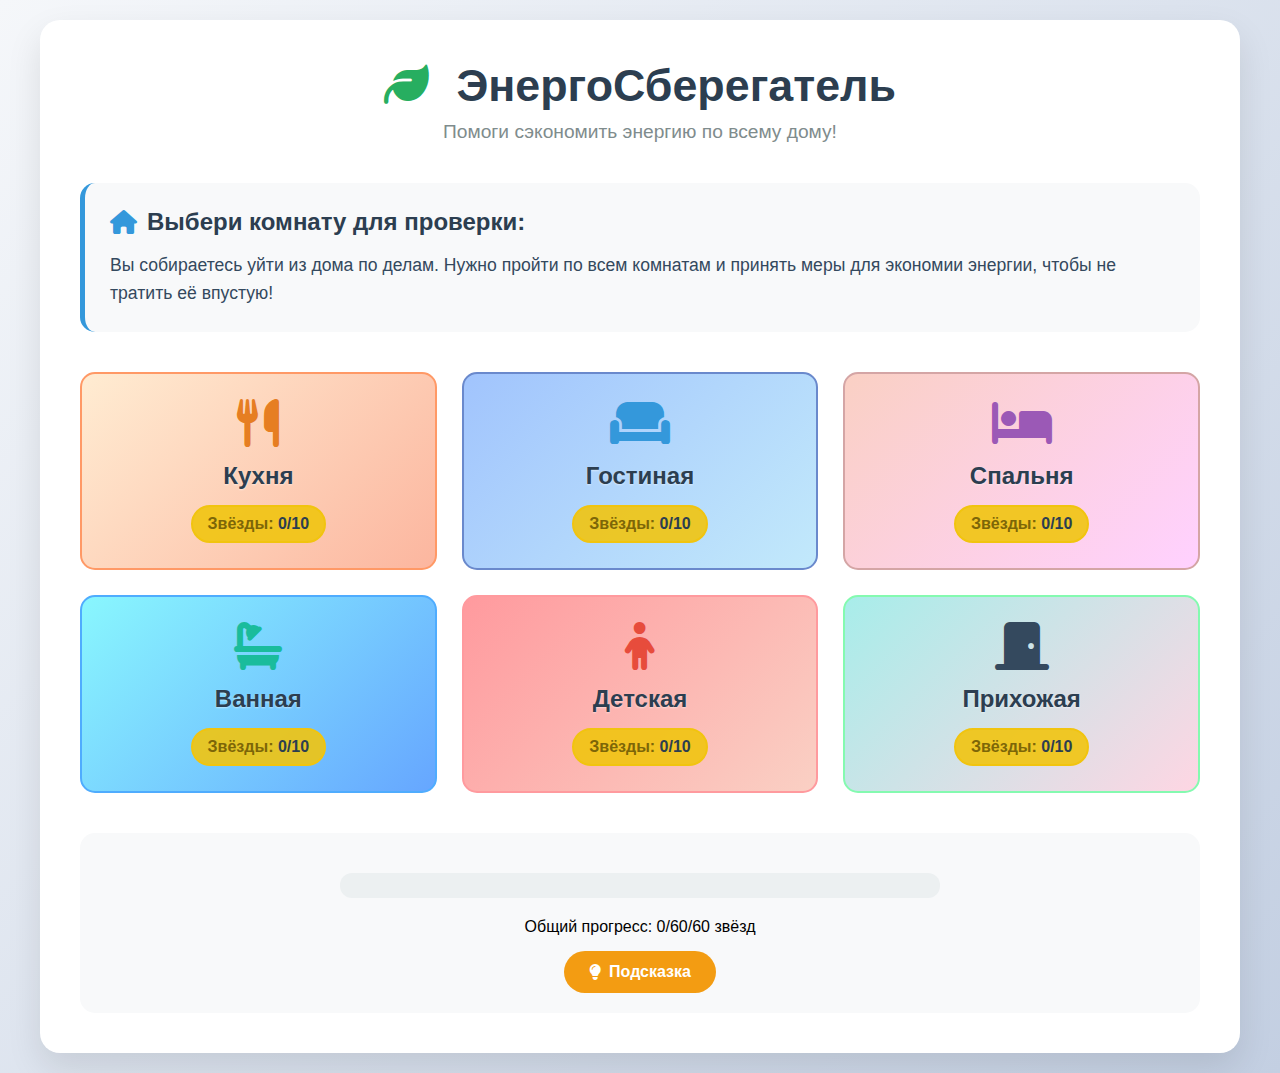
<file: index.html>
<!DOCTYPE html>
<html lang="ru">
<head>
    <meta charset="UTF-8">
    <meta name="viewport" content="width=device-width, initial-scale=1.0">
    <title>Энергосбережение: Домашняя экономия</title>
    <link rel="stylesheet" href="disine.css">
    <link rel="stylesheet" href="https://cdnjs.cloudflare.com/ajax/libs/font-awesome/6.4.0/css/all.min.css">
</head>
<body>
    <div id="welcome-screen" class="screen active">
        <div class="welcome-container">
            <h1><i class="fas fa-leaf"></i> ЭнергоСберегатель</h1>
            <p class="subtitle">Помоги сэкономить энергию по всему дому!</p>
            <div class="story-box">
                <h2><i class="fas fa-home"></i> Выбери комнату для проверки:</h2>
                <p class="story-text">Вы собираетесь уйти из дома по делам. Нужно пройти по всем комнатам и принять меры для экономии энергии, чтобы не тратить её впустую!</p>
            </div>
            
            <div class="rooms-grid">
                <div class="room-card" data-room="kitchen">
                    <i class="fas fa-utensils"></i>
                    <h3>Кухня</h3>
                    <div class="stars">Звёзды: <span class="star-count">0/10</span></div>
                </div>
                <div class="room-card" data-room="living">
                    <i class="fas fa-couch"></i>
                    <h3>Гостиная</h3>
                    <div class="stars">Звёзды: <span class="star-count">0/10</span></div>
                </div>
                <div class="room-card" data-room="bedroom">
                    <i class="fas fa-bed"></i>
                    <h3>Спальня</h3>
                    <div class="stars">Звёзды: <span class="star-count">0/10</span></div>
                </div>
                <div class="room-card" data-room="bathroom">
                    <i class="fas fa-bath"></i>
                    <h3>Ванная</h3>
                    <div class="stars">Звёзды: <span class="star-count">0/10</span></div>
                </div>
                <div class="room-card" data-room="children">
                    <i class="fas fa-child"></i>
                    <h3>Детская</h3>
                    <div class="stars">Звёзды: <span class="star-count">0/10</span></div>
                </div>
                <div class="room-card" data-room="hallway">
                    <i class="fas fa-door-closed"></i>
                    <h3>Прихожая</h3>
                    <div class="stars">Звёзды: <span class="star-count">0/10</span></div>
                </div>
            </div>
            
            <div class="progress-container">
                <div class="progress-bar">
                    <div class="progress-fill" id="total-progress"></div>
                </div>
                <p>Общий прогресс: <span id="total-stars">0</span>/60 звёзд</p>
                <button id="hint-button" class="hint-btn"><i class="fas fa-lightbulb"></i> Подсказка</button>
            </div>
        </div>
    </div>

    <div id="game-screen" class="screen">
        <div class="game-header">
            <button id="back-button" class="back-btn"><i class="fas fa-arrow-left"></i> Назад к комнатам</button>
            <div class="room-title">
                <h2 id="current-room-name">Кухня</h2>
                <div class="room-stars">Звёзды в этой комнате: <span id="current-room-stars">0/10</span></div>
            </div>
            <div class="energy-counter">
                <i class="fas fa-bolt"></i>
                <span id="energy-saved">0</span> Вт сэкономлено
            </div>
        </div>
        
        <div class="game-container">
            <div class="story-section">
                <h3><i class="fas fa-info-circle"></i> Задание в комнате:</h3>
                <p id="room-story">Вы уходите из дома. Найдите все места, где можно сэкономить энергию!</p>
            </div>
            
            <div class="room-view" id="room-view">
                <!-- Здесь будет отображаться комната с интерактивными элементами -->
            </div>
            
            <div class="tasks-section">
                <h3><i class="fas fa-tasks"></i> Что нужно сделать:</h3>
                <div id="tasks-list">
                    <!-- Список задач будет генерироваться здесь -->
                </div>
            </div>
            
            <div class="hint-section" id="hint-section">
                <h3><i class="fas fa-lightbulb"></i> Подсказка:</h3>
                <p id="hint-text">Нажмите кнопку "Подсказка", если не знаете, что делать дальше</p>
            </div>
        </div>
    </div>

    <div id="win-screen" class="screen">
        <div class="win-container">
            <h1><i class="fas fa-trophy"></i> Поздравляем!</h1>
            <p class="win-subtitle">Вы успешно сэкономили энергию во всём доме!</p>
            
            <div class="result-box">
                <div class="result-item">
                    <i class="fas fa-star"></i>
                    <h3>Всего звёзд</h3>
                    <p id="final-stars">60/60</p>
                </div>
                <div class="result-item">
                    <i class="fas fa-bolt"></i>
                    <h3>Энергии сэкономлено</h3>
                    <p id="final-energy">0 Вт</p>
                </div>
                <div class="result-item">
                    <i class="fas fa-coins"></i>
                    <h3>Деньги сохранены</h3>
                    <p id="final-money">0 руб</p>
                </div>
            </div>
            
            <p class="win-message">Теперь вы можете спокойно идти по делам, зная что не тратите энергию впустую!</p>
            
            <div class="celebration">
                <i class="fas fa-home"></i>
                <i class="fas fa-sun"></i>
                <i class="fas fa-leaf"></i>
            </div>
            
            <button id="play-again" class="action-btn">Играть снова</button>
        </div>
    </div>

    <script src="play.js"></script>
</body>
</html>
</file>
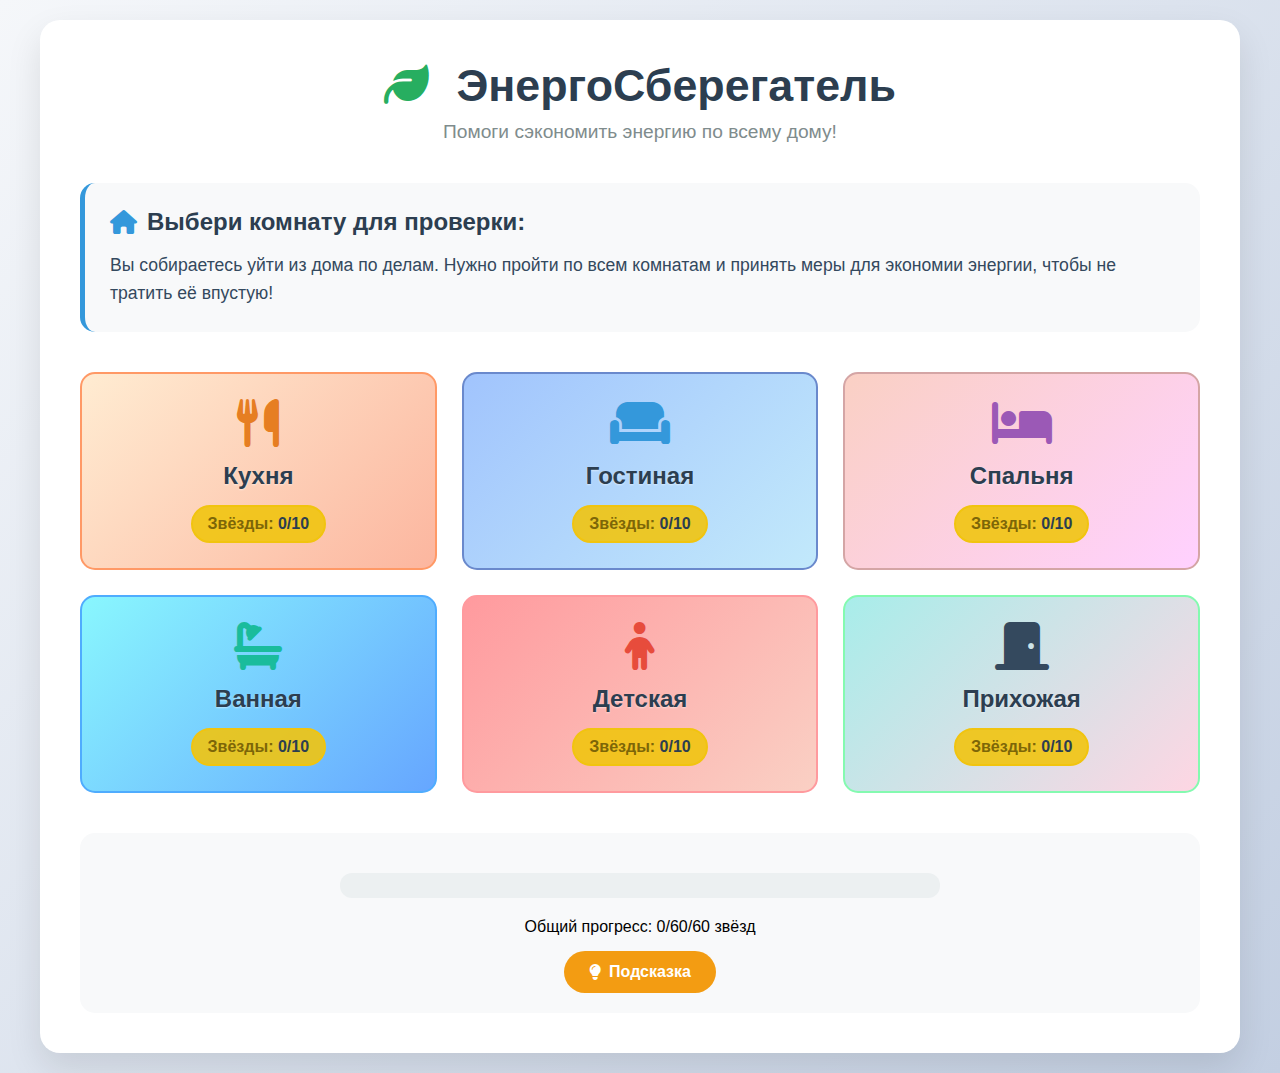
<file: main.html>
<!DOCTYPE html>
<html lang="ru">
<head>
    <meta charset="UTF-8">
    <meta name="viewport" content="width=device-width, initial-scale=1.0">
    <title>Энергосбережение: Домашняя экономия</title>
    <link rel="stylesheet" href="disine.css">
    <link rel="stylesheet" href="https://cdnjs.cloudflare.com/ajax/libs/font-awesome/6.4.0/css/all.min.css">
</head>
<body>
    <div id="welcome-screen" class="screen active">
        <div class="welcome-container">
            <h1><i class="fas fa-leaf"></i> ЭнергоСберегатель</h1>
            <p class="subtitle">Помоги сэкономить энергию по всему дому!</p>
            <div class="story-box">
                <h2><i class="fas fa-home"></i> Выбери комнату для проверки:</h2>
                <p class="story-text">Вы собираетесь уйти из дома по делам. Нужно пройти по всем комнатам и принять меры для экономии энергии, чтобы не тратить её впустую!</p>
            </div>
            
            <div class="rooms-grid">
                <div class="room-card" data-room="kitchen">
                    <i class="fas fa-utensils"></i>
                    <h3>Кухня</h3>
                    <div class="stars">Звёзды: <span class="star-count">0/10</span></div>
                </div>
                <div class="room-card" data-room="living">
                    <i class="fas fa-couch"></i>
                    <h3>Гостиная</h3>
                    <div class="stars">Звёзды: <span class="star-count">0/10</span></div>
                </div>
                <div class="room-card" data-room="bedroom">
                    <i class="fas fa-bed"></i>
                    <h3>Спальня</h3>
                    <div class="stars">Звёзды: <span class="star-count">0/10</span></div>
                </div>
                <div class="room-card" data-room="bathroom">
                    <i class="fas fa-bath"></i>
                    <h3>Ванная</h3>
                    <div class="stars">Звёзды: <span class="star-count">0/10</span></div>
                </div>
                <div class="room-card" data-room="children">
                    <i class="fas fa-child"></i>
                    <h3>Детская</h3>
                    <div class="stars">Звёзды: <span class="star-count">0/10</span></div>
                </div>
                <div class="room-card" data-room="hallway">
                    <i class="fas fa-door-closed"></i>
                    <h3>Прихожая</h3>
                    <div class="stars">Звёзды: <span class="star-count">0/10</span></div>
                </div>
            </div>
            
            <div class="progress-container">
                <div class="progress-bar">
                    <div class="progress-fill" id="total-progress"></div>
                </div>
                <p>Общий прогресс: <span id="total-stars">0</span>/60 звёзд</p>
                <button id="hint-button" class="hint-btn"><i class="fas fa-lightbulb"></i> Подсказка</button>
            </div>
        </div>
    </div>

    <div id="game-screen" class="screen">
        <div class="game-header">
            <button id="back-button" class="back-btn"><i class="fas fa-arrow-left"></i> Назад к комнатам</button>
            <div class="room-title">
                <h2 id="current-room-name">Кухня</h2>
                <div class="room-stars">Звёзды в этой комнате: <span id="current-room-stars">0/10</span></div>
            </div>
            <div class="energy-counter">
                <i class="fas fa-bolt"></i>
                <span id="energy-saved">0</span> Вт сэкономлено
            </div>
        </div>
        
        <div class="game-container">
            <div class="story-section">
                <h3><i class="fas fa-info-circle"></i> Задание в комнате:</h3>
                <p id="room-story">Вы уходите из дома. Найдите все места, где можно сэкономить энергию!</p>
            </div>
            
            <div class="room-view" id="room-view">
                <!-- Здесь будет отображаться комната с интерактивными элементами -->
            </div>
            
            <div class="tasks-section">
                <h3><i class="fas fa-tasks"></i> Что нужно сделать:</h3>
                <div id="tasks-list">
                    <!-- Список задач будет генерироваться здесь -->
                </div>
            </div>
            
            <div class="hint-section" id="hint-section">
                <h3><i class="fas fa-lightbulb"></i> Подсказка:</h3>
                <p id="hint-text">Нажмите кнопку "Подсказка", если не знаете, что делать дальше</p>
            </div>
        </div>
    </div>

    <div id="win-screen" class="screen">
        <div class="win-container">
            <h1><i class="fas fa-trophy"></i> Поздравляем!</h1>
            <p class="win-subtitle">Вы успешно сэкономили энергию во всём доме!</p>
            
            <div class="result-box">
                <div class="result-item">
                    <i class="fas fa-star"></i>
                    <h3>Всего звёзд</h3>
                    <p id="final-stars">60/60</p>
                </div>
                <div class="result-item">
                    <i class="fas fa-bolt"></i>
                    <h3>Энергии сэкономлено</h3>
                    <p id="final-energy">0 Вт</p>
                </div>
                <div class="result-item">
                    <i class="fas fa-coins"></i>
                    <h3>Деньги сохранены</h3>
                    <p id="final-money">0 руб</p>
                </div>
            </div>
            
            <p class="win-message">Теперь вы можете спокойно идти по делам, зная что не тратите энергию впустую!</p>
            
            <div class="celebration">
                <i class="fas fa-home"></i>
                <i class="fas fa-sun"></i>
                <i class="fas fa-leaf"></i>
            </div>
            
            <button id="play-again" class="action-btn">Играть снова</button>
        </div>
    </div>

    <script src="play.js"></script>
</body>
</html>
</file>
<file: disine.css>
* {
    margin: 0;
    padding: 0;
    box-sizing: border-box;
    font-family: 'Segoe UI', Tahoma, Geneva, Verdana, sans-serif;
}

body {
    background: linear-gradient(135deg, #f5f7fa 0%, #c3cfe2 100%);
    min-height: 100vh;
    display: flex;
    justify-content: center;
    align-items: center;
    padding: 20px;
}

.screen {
    display: none;
    width: 100%;
    max-width: 1200px;
    background-color: white;
    border-radius: 20px;
    box-shadow: 0 15px 35px rgba(0, 0, 0, 0.1);
    overflow: hidden;
}

.screen.active {
    display: block;
}

/* Welcome Screen */
.welcome-container {
    padding: 40px;
}

h1 {
    color: #2c3e50;
    text-align: center;
    margin-bottom: 10px;
    font-size: 2.8rem;
}

h1 i {
    color: #27ae60;
    margin-right: 15px;
}

.subtitle {
    text-align: center;
    color: #7f8c8d;
    font-size: 1.2rem;
    margin-bottom: 40px;
}

.story-box {
    background-color: #f8f9fa;
    border-radius: 15px;
    padding: 25px;
    margin-bottom: 40px;
    border-left: 5px solid #3498db;
}

.story-box h2 {
    color: #2c3e50;
    margin-bottom: 15px;
    display: flex;
    align-items: center;
}

.story-box h2 i {
    margin-right: 10px;
    color: #3498db;
}

.story-text {
    color: #34495e;
    font-size: 1.1rem;
    line-height: 1.6;
}

.rooms-grid {
    display: grid;
    grid-template-columns: repeat(auto-fill, minmax(280px, 1fr));
    gap: 25px;
    margin-bottom: 40px;
}

.room-card {
    background: white;
    border-radius: 15px;
    padding: 25px;
    text-align: center;
    cursor: pointer;
    transition: all 0.3s ease;
    border: 2px solid #e0e0e0;
    position: relative;
    overflow: hidden;
}

.room-card:hover {
    transform: translateY(-10px);
    box-shadow: 0 10px 25px rgba(0, 0, 0, 0.1);
    border-color: #3498db;
}

.room-card i {
    font-size: 3rem;
    color: #3498db;
    margin-bottom: 15px;
    display: block;
}

.room-card h3 {
    color: #2c3e50;
    margin-bottom: 15px;
    font-size: 1.5rem;
}

.room-card .stars {
    background-color: #f1c40f;
    color: white;
    padding: 8px 15px;
    border-radius: 20px;
    font-weight: bold;
    display: inline-block;
}

.room-card.completed {
    border-color: #27ae60;
    background-color: #f0f9f0;
}

.room-card.completed i {
    color: #27ae60;
}

.room-card.completed .stars {
    background-color: #27ae60;
}

.progress-container {
    text-align: center;
    padding: 20px;
    background-color: #f8f9fa;
    border-radius: 15px;
}

.progress-bar {
    height: 25px;
    background-color: #ecf0f1;
    border-radius: 12px;
    margin: 20px auto;
    overflow: hidden;
    max-width: 600px;
}

.progress-fill {
    height: 100%;
    background: linear-gradient(90deg, #3498db, #2ecc71);
    width: 0%;
    transition: width 0.5s ease;
    border-radius: 12px;
}

.hint-btn {
    background-color: #f39c12;
    color: white;
    border: none;
    padding: 12px 25px;
    border-radius: 30px;
    font-size: 1rem;
    font-weight: bold;
    cursor: pointer;
    margin-top: 15px;
    display: inline-flex;
    align-items: center;
    justify-content: center;
    transition: all 0.3s ease;
}

.hint-btn:hover {
    background-color: #e67e22;
    transform: scale(1.05);
}

.hint-btn i {
    margin-right: 8px;
}

/* Game Screen */
.game-header {
    background: linear-gradient(90deg, #3498db, #2980b9);
    color: white;
    padding: 20px 40px;
    display: flex;
    justify-content: space-between;
    align-items: center;
}

.back-btn {
    background-color: rgba(255, 255, 255, 0.2);
    color: white;
    border: none;
    padding: 10px 20px;
    border-radius: 30px;
    cursor: pointer;
    font-size: 1rem;
    display: flex;
    align-items: center;
    transition: all 0.3s ease;
}

.back-btn:hover {
    background-color: rgba(255, 255, 255, 0.3);
}

.back-btn i {
    margin-right: 8px;
}

.room-title h2 {
    font-size: 1.8rem;
    margin-bottom: 5px;
}

.room-stars {
    font-size: 1rem;
    opacity: 0.9;
}

.energy-counter {
    background-color: rgba(255, 255, 255, 0.2);
    padding: 10px 20px;
    border-radius: 30px;
    font-weight: bold;
    display: flex;
    align-items: center;
}

.energy-counter i {
    margin-right: 8px;
    color: #f1c40f;
}

.game-container {
    padding: 40px;
    display: grid;
    grid-template-columns: 1fr 1fr;
    gap: 30px;
}

.story-section, .tasks-section, .hint-section {
    grid-column: span 2;
    background-color: #f8f9fa;
    border-radius: 15px;
    padding: 25px;
    margin-bottom: 20px;
}

.story-section h3, .tasks-section h3, .hint-section h3 {
    color: #2c3e50;
    margin-bottom: 15px;
    display: flex;
    align-items: center;
}

.story-section h3 i, .tasks-section h3 i, .hint-section h3 i {
    margin-right: 10px;
}

.hint-section {
    background-color: #fff8e1;
    border-left: 5px solid #f39c12;
}

.room-view {
    grid-column: span 2;
    min-height: 400px;
    background-color: #f0f7ff;
    border-radius: 15px;
    padding: 30px;
    display: flex;
    flex-wrap: wrap;
    justify-content: center;
    align-items: center;
    gap: 30px;
    border: 2px dashed #3498db;
}

.interactive-item {
    background-color: white;
    border-radius: 10px;
    padding: 20px;
    text-align: center;
    cursor: pointer;
    transition: all 0.3s ease;
    width: 180px;
    border: 2px solid #e0e0e0;
}

.interactive-item:hover {
    transform: scale(1.05);
    box-shadow: 0 5px 15px rgba(0, 0, 0, 0.1);
}

.interactive-item i {
    font-size: 2.5rem;
    margin-bottom: 15px;
    display: block;
}

.interactive-item h4 {
    color: #2c3e50;
    margin-bottom: 10px;
}

.interactive-item p {
    color: #7f8c8d;
    font-size: 0.9rem;
}

.interactive-item.solved {
    border-color: #27ae60;
    background-color: #f0f9f0;
}

.interactive-item.solved i {
    color: #27ae60;
}

.task-item {
    display: flex;
    align-items: center;
    padding: 15px;
    background-color: white;
    border-radius: 10px;
    margin-bottom: 10px;
    border-left: 4px solid #3498db;
}

.task-item.completed {
    border-left-color: #27ae60;
    background-color: #f0f9f0;
}

.task-icon {
    font-size: 1.5rem;
    margin-right: 15px;
    color: #3498db;
}

.task-item.completed .task-icon {
    color: #27ae60;
}

.task-text {
    flex-grow: 1;
}

.task-stars {
    background-color: #f1c40f;
    color: white;
    padding: 5px 10px;
    border-radius: 15px;
    font-weight: bold;
    font-size: 0.9rem;
}

/* Win Screen */
.win-container {
    padding: 60px 40px;
    text-align: center;
}

.win-subtitle {
    color: #7f8c8d;
    font-size: 1.3rem;
    margin-bottom: 40px;
}

.result-box {
    display: grid;
    grid-template-columns: repeat(auto-fit, minmax(250px, 1fr));
    gap: 30px;
    margin: 40px 0;
}

.result-item {
    background-color: #f8f9fa;
    border-radius: 15px;
    padding: 30px 20px;
    transition: all 0.3s ease;
}

.result-item:hover {
    transform: translateY(-10px);
    box-shadow: 0 10px 25px rgba(0, 0, 0, 0.1);
}

.result-item i {
    font-size: 3rem;
    margin-bottom: 20px;
    display: block;
}

.result-item:nth-child(1) i { color: #f1c40f; }
.result-item:nth-child(2) i { color: #3498db; }
.result-item:nth-child(3) i { color: #2ecc71; }

.result-item h3 {
    color: #2c3e50;
    margin-bottom: 10px;
}

.result-item p {
    font-size: 1.8rem;
    font-weight: bold;
    color: #34495e;
}

.win-message {
    font-size: 1.2rem;
    color: #34495e;
    max-width: 800px;
    margin: 30px auto;
    line-height: 1.6;
}

.celebration {
    font-size: 4rem;
    color: #f1c40f;
    margin: 40px 0;
    display: flex;
    justify-content: center;
    gap: 40px;
}

.action-btn {
    background: linear-gradient(90deg, #3498db, #2ecc71);
    color: white;
    border: none;
    padding: 15px 40px;
    border-radius: 30px;
    font-size: 1.2rem;
    font-weight: bold;
    cursor: pointer;
    margin-top: 20px;
    transition: all 0.3s ease;
}

.action-btn:hover {
    transform: scale(1.05);
    box-shadow: 0 10px 20px rgba(52, 152, 219, 0.3);
}

/* Адаптивность */
@media (max-width: 768px) {
    .rooms-grid {
        grid-template-columns: repeat(2, 1fr);
    }
    
    .game-container {
        grid-template-columns: 1fr;
        padding: 20px;
    }
    
    .game-header {
        flex-direction: column;
        gap: 15px;
        text-align: center;
    }
    
    .result-box {
        grid-template-columns: 1fr;
    }
}

@media (max-width: 480px) {
    .rooms-grid {
        grid-template-columns: 1fr;
    }
    
    h1 {
        font-size: 2rem;
    }
    
    .welcome-container, .game-container {
        padding: 20px;
    }
}
/* Цветные фоны для комнат */
.room-card[data-room="kitchen"] {
    background: linear-gradient(135deg, #ffecd2 0%, #fcb69f 100%);
    border-color: #ff9966;
}

.room-card[data-room="living"] {
    background: linear-gradient(135deg, #a1c4fd 0%, #c2e9fb 100%);
    border-color: #6a89cc;
}

.room-card[data-room="bedroom"] {
    background: linear-gradient(135deg, #fad0c4 0%, #ffd1ff 100%);
    border-color: #d4a5a5;
}

.room-card[data-room="bathroom"] {
    background: linear-gradient(135deg, #89f7fe 0%, #66a6ff 100%);
    border-color: #4facfe;
}

.room-card[data-room="children"] {
    background: linear-gradient(135deg, #ff9a9e 0%, #fad0c4 100%);
    border-color: #ff9a9e;
}

.room-card[data-room="hallway"] {
    background: linear-gradient(135deg, #a8edea 0%, #fed6e3 100%);
    border-color: #84fab0;
}

/* Улучшение контраста текста */
.room-card h3 {
    color: #2c3e50;
    text-shadow: 0 1px 2px rgba(255, 255, 255, 0.5);
}

/* Цвет иконок комнат */
.room-card[data-room="kitchen"] i {
    color: #e67e22;
}

.room-card[data-room="living"] i {
    color: #3498db;
}

.room-card[data-room="bedroom"] i {
    color: #9b59b6;
}

.room-card[data-room="bathroom"] i {
    color: #1abc9c;
}

.room-card[data-room="children"] i {
    color: #e74c3c;
}

.room-card[data-room="hallway"] i {
    color: #34495e;
}

/* Звёзды на цветном фоне */
.room-card .stars {
    background-color: rgba(241, 196, 15, 0.9);
    color: #7d6608;
    font-weight: bold;
    border: 2px solid #f1c40f;
}

.room-card.completed .stars {
    background-color: rgba(39, 174, 96, 0.9);
    color: white;
    border-color: #27ae60;
}

/* Эффект при наведении */
.room-card:hover {
    transform: translateY(-10px) scale(1.03);
    box-shadow: 0 15px 30px rgba(0, 0, 0, 0.15);
}

/* Тень для текста на цветном фоне */
.room-card .star-count {
    font-weight: bold;
    color: #2c3e50;
}
/* Цветные карточки заданий в комнатах */
.interactive-item[data-task-id="fridge"] {
    background: linear-gradient(135deg, #a8edea 0%, #fed6e3 100%);
    border-color: #4db6ac;
}

.interactive-item[data-task-id="stove"] {
    background: linear-gradient(135deg, #ff9a9e 0%, #fecfef 100%);
    border-color: #e57373;
}

.interactive-item[data-task-id="kettle"] {
    background: linear-gradient(135deg, #f6d365 0%, #fda085 100%);
    border-color: #ffb74d;
}

.interactive-item[data-task-id="light"] {
    background: linear-gradient(135deg, #fbc2eb 0%, #a6c1ee 100%);
    border-color: #ba68c8;
}

.interactive-item[data-task-id="window"] {
    background: linear-gradient(135deg, #89f7fe 0%, #66a6ff 100%);
    border-color: #4fc3f7;
}

.interactive-item[data-task-id="faucet"] {
    background: linear-gradient(135deg, #a1c4fd 0%, #c2e9fb 100%);
    border-color: #64b5f6;
}

/* Для гостиной */
.interactive-item[data-task-id="tv"] {
    background: linear-gradient(135deg, #ffecd2 0%, #fcb69f 100%);
    border-color: #ff8a65;
}

.interactive-item[data-task-id="gameconsole"] {
    background: linear-gradient(135deg, #ff9a9e 0%, #fad0c4 100%);
    border-color: #ff5252;
}

.interactive-item[data-task-id="lamp"] {
    background: linear-gradient(135deg, #f6d365 0%, #fda085 100%);
    border-color: #ffb74d;
}

.interactive-item[data-task-id="charger"] {
    background: linear-gradient(135deg, #a8edea 0%, #fed6e3 100%);
    border-color: #4db6ac;
}

.interactive-item[data-task-id="ac"] {
    background: linear-gradient(135deg, #89f7fe 0%, #66a6ff 100%);
    border-color: #4fc3f7;
}

.interactive-item[data-task-id="curtains"] {
    background: linear-gradient(135deg, #e0c3fc 0%, #8ec5fc 100%);
    border-color: #9575cd;
}

/* Для спальни */
.interactive-item[data-task-id="nightlight"] {
    background: linear-gradient(135deg, #fff9c4 0%, #ffecb3 100%);
    border-color: #ffd54f;
}

.interactive-item[data-task-id="heater"] {
    background: linear-gradient(135deg, #ff9a9e 0%, #fecfef 100%);
    border-color: #e57373;
}

.interactive-item[data-task-id="laptop"] {
    background: linear-gradient(135deg, #a1c4fd 0%, #c2e9fb 100%);
    border-color: #64b5f6;
}

.interactive-item[data-task-id="phone"] {
    background: linear-gradient(135deg, #d4fc79 0%, #96e6a1 100%);
    border-color: #9ccc65;
}

.interactive-item[data-task-id="radio"] {
    background: linear-gradient(135deg, #fbc2eb 0%, #a6c1ee 100%);
    border-color: #ba68c8;
}

.interactive-item[data-task-id="blanket"] {
    background: linear-gradient(135deg, #ffecd2 0%, #fcb69f 100%);
    border-color: #ff8a65;
}

/* Цвет иконок на карточках */
.interactive-item i {
    color: #2c3e50;
    text-shadow: 0 2px 4px rgba(255, 255, 255, 0.5);
}

.interactive-item h4 {
    color: #2c3e50;
    margin-bottom: 8px;
}

.interactive-item p {
    color: #34495e;
    font-weight: 500;
}

/* Стиль для выполненных заданий */
.interactive-item.solved {
    background: linear-gradient(135deg, #c8e6c9 0%, #a5d6a7 100%);
    border-color: #66bb6a;
    position: relative;
    overflow: hidden;
}

.interactive-item.solved::after {
    content: '✓';
    position: absolute;
    top: 10px;
    right: 10px;
    background-color: #4caf50;
    color: white;
    width: 30px;
    height: 30px;
    border-radius: 50%;
    display: flex;
    align-items: center;
    justify-content: center;
    font-weight: bold;
    font-size: 1.2rem;
}

.interactive-item.solved i {
    color: #388e3c;
}

.interactive-item.solved h4 {
    color: #1b5e20;
}

.interactive-item.solved p {
    color: #2e7d32;
    font-weight: bold;
}

/* Эффект при наведении */
.interactive-item:hover {
    transform: scale(1.05);
    box-shadow: 0 10px 20px rgba(0, 0, 0, 0.15);
    z-index: 10;
}

/* Стили для списка задач в правой панели */
.task-item[data-task-id="fridge"] {
    background: linear-gradient(90deg, #a8edea 0%, #fed6e3 100%);
    border-left-color: #4db6ac;
}

.task-item[data-task-id="stove"] {
    background: linear-gradient(90deg, #ff9a9e 0%, #fecfef 100%);
    border-left-color: #e57373;
}

.task-item[data-task-id="kettle"] {
    background: linear-gradient(90deg, #f6d365 0%, #fda085 100%);
    border-left-color: #ffb74d;
}

/* и так для всех task-id... */

.task-item.completed {
    background: linear-gradient(90deg, #c8e6c9 0%, #a5d6a7 100%);
    border-left-color: #66bb6a;
}

/* Цветные звёзды */
.task-stars {
    background: linear-gradient(135deg, #f1c40f 0%, #f39c12 100%);
    color: #7d6608;
    font-weight: bold;
    border: 2px solid #f1c40f;
    box-shadow: 0 3px 6px rgba(0, 0, 0, 0.1);
}

.task-item.completed .task-stars {
    background: linear-gradient(135deg, #27ae60 0%, #2ecc71 100%);
    color: white;
    border-color: #27ae60;
}

/* Цвет иконок в списке задач */
.task-icon {
    width: 40px;
    height: 40px;
    border-radius: 50%;
    display: flex;
    align-items: center;
    justify-content: center;
    color: white;
    font-size: 1.2rem;
}

.task-item[data-task-id="fridge"] .task-icon {
    background: linear-gradient(135deg, #4db6ac 0%, #00897b 100%);
}

.task-item[data-task-id="stove"] .task-icon {
    background: linear-gradient(135deg, #e57373 0%, #d32f2f 100%);
}

.task-item[data-task-id="kettle"] .task-icon {
    background: linear-gradient(135deg, #ffb74d 0%, #f57c00 100%);
}

/* Анимация при выполнении задания */
@keyframes taskComplete {
    0% { transform: scale(1); }
    50% { transform: scale(1.1); }
    100% { transform: scale(1); }
}

.interactive-item.solved {
    animation: taskComplete 0.5s ease;
}
/* Стили для неправильных предметов */
.wrong-item {
    background: linear-gradient(135deg, #ffffff 0%, #f5f5f5 100%);
    border-color: #bdc3c7;
    opacity: 0.9;
}

.wrong-item i {
    color: #95a5a6;
}

.wrong-item h4 {
    color: #7f8c8d;
}

.wrong-item p {
    color: #95a5a6;
    font-size: 0.85rem;
}

/* Эффект при клике на неправильный предмет */
.wrong-click {
    animation: wrongShake 0.5s ease;
    border-width: 3px;
}

@keyframes wrongShake {
    0%, 100% { transform: translateX(0); }
    20%, 60% { transform: translateX(-5px); }
    40%, 80% { transform: translateX(5px); }
}

/* Подсказка для неправильного выбора */
.wrong-feedback {
    position: absolute;
    background-color: #e74c3c;
    color: white;
    padding: 5px 10px;
    border-radius: 5px;
    font-size: 0.9rem;
    z-index: 100;
    animation: fadeInOut 3s ease;
    pointer-events: none;
}

@keyframes fadeInOut {
    0% { opacity: 0; transform: translateY(-10px); }
    20% { opacity: 1; transform: translateY(0); }
    80% { opacity: 1; transform: translateY(0); }
    100% { opacity: 0; transform: translateY(-10px); }
}

/* Счётчик ошибок */
.error-counter {
    position: fixed;
    top: 20px;
    right: 20px;
    background-color: #e74c3c;
    color: white;
    padding: 5px 15px;
    border-radius: 20px;
    font-weight: bold;
    display: none;
    z-index: 1000;
}
/* Добавьте в конец disine.css */

/* Стили для цветных иконок */
.interactive-item i[style*="color:"] {
    font-size: 2.5rem !important;
    margin-bottom: 15px !important;
    display: block !important;
}

/* Улучшенные стили для интерактивных элементов */
.interactive-item {
    position: relative;
    transition: all 0.3s ease;
    min-height: 160px;
    display: flex;
    flex-direction: column;
    justify-content: center;
    align-items: center;
}

/* Стили для выполненных заданий с галочкой */
.interactive-item.solved::after {
    content: '✓';
    position: absolute;
    top: 10px;
    right: 10px;
    background-color: #4caf50;
    color: white;
    width: 30px;
    height: 30px;
    border-radius: 50%;
    display: flex;
    align-items: center;
    justify-content: center;
    font-weight: bold;
    font-size: 1.2rem;
    z-index: 2;
}

/* Стили для специальных задач (которые не нужно трогать) */
.interactive-item.special {
    opacity: 0.7;
    cursor: default !important;
}

.interactive-item.special:hover {
    transform: none !important;
    box-shadow: none !important;
}

/* Улучшенные стили для списка задач */
.task-item {
    transition: all 0.3s ease;
}

.task-item:hover:not(.special) {
    transform: translateX(5px);
    box-shadow: 0 5px 15px rgba(0, 0, 0, 0.1);
}

.task-icon {
    width: 40px;
    height: 40px;
    border-radius: 50%;
    display: flex;
    align-items: center;
    justify-content: center;
    font-size: 1.2rem;
}

/* Анимация для правильного выбора */
@keyframes correctAnimation {
    0% { transform: scale(1); }
    50% { transform: scale(1.1); }
    100% { transform: scale(1); }
}

.interactive-item.solved {
    animation: correctAnimation 0.5s ease;
}

/* Улучшенные стили для неправильных элементов */
.wrong-item {
    position: relative;
    transition: all 0.3s ease;
}

.wrong-item h4 {
    color: #7f8c8d;
}

.wrong-item p {
    color: #95a5a6;
    font-size: 0.9rem;
}

/* Эффект при наведении на кликабельные элементы */
.interactive-item:not(.solved):not(.special):not(.wrong-item):hover,
.wrong-item:hover {
    cursor: pointer;
    transform: translateY(-5px);
    box-shadow: 0 8px 20px rgba(0, 0, 0, 0.15);
    z-index: 10;
}

/* Адаптивность для цветных элементов */
@media (max-width: 768px) {
    .interactive-item {
        width: 160px;
        min-height: 140px;
        padding: 15px;
    }
    
    .interactive-item i {
        font-size: 2rem !important;
    }
}

@media (max-width: 480px) {
    .interactive-item {
        width: 140px;
        min-height: 130px;
        padding: 12px;
    }
    
    .interactive-item i {
        font-size: 1.8rem !important;
    }
}
</file>
